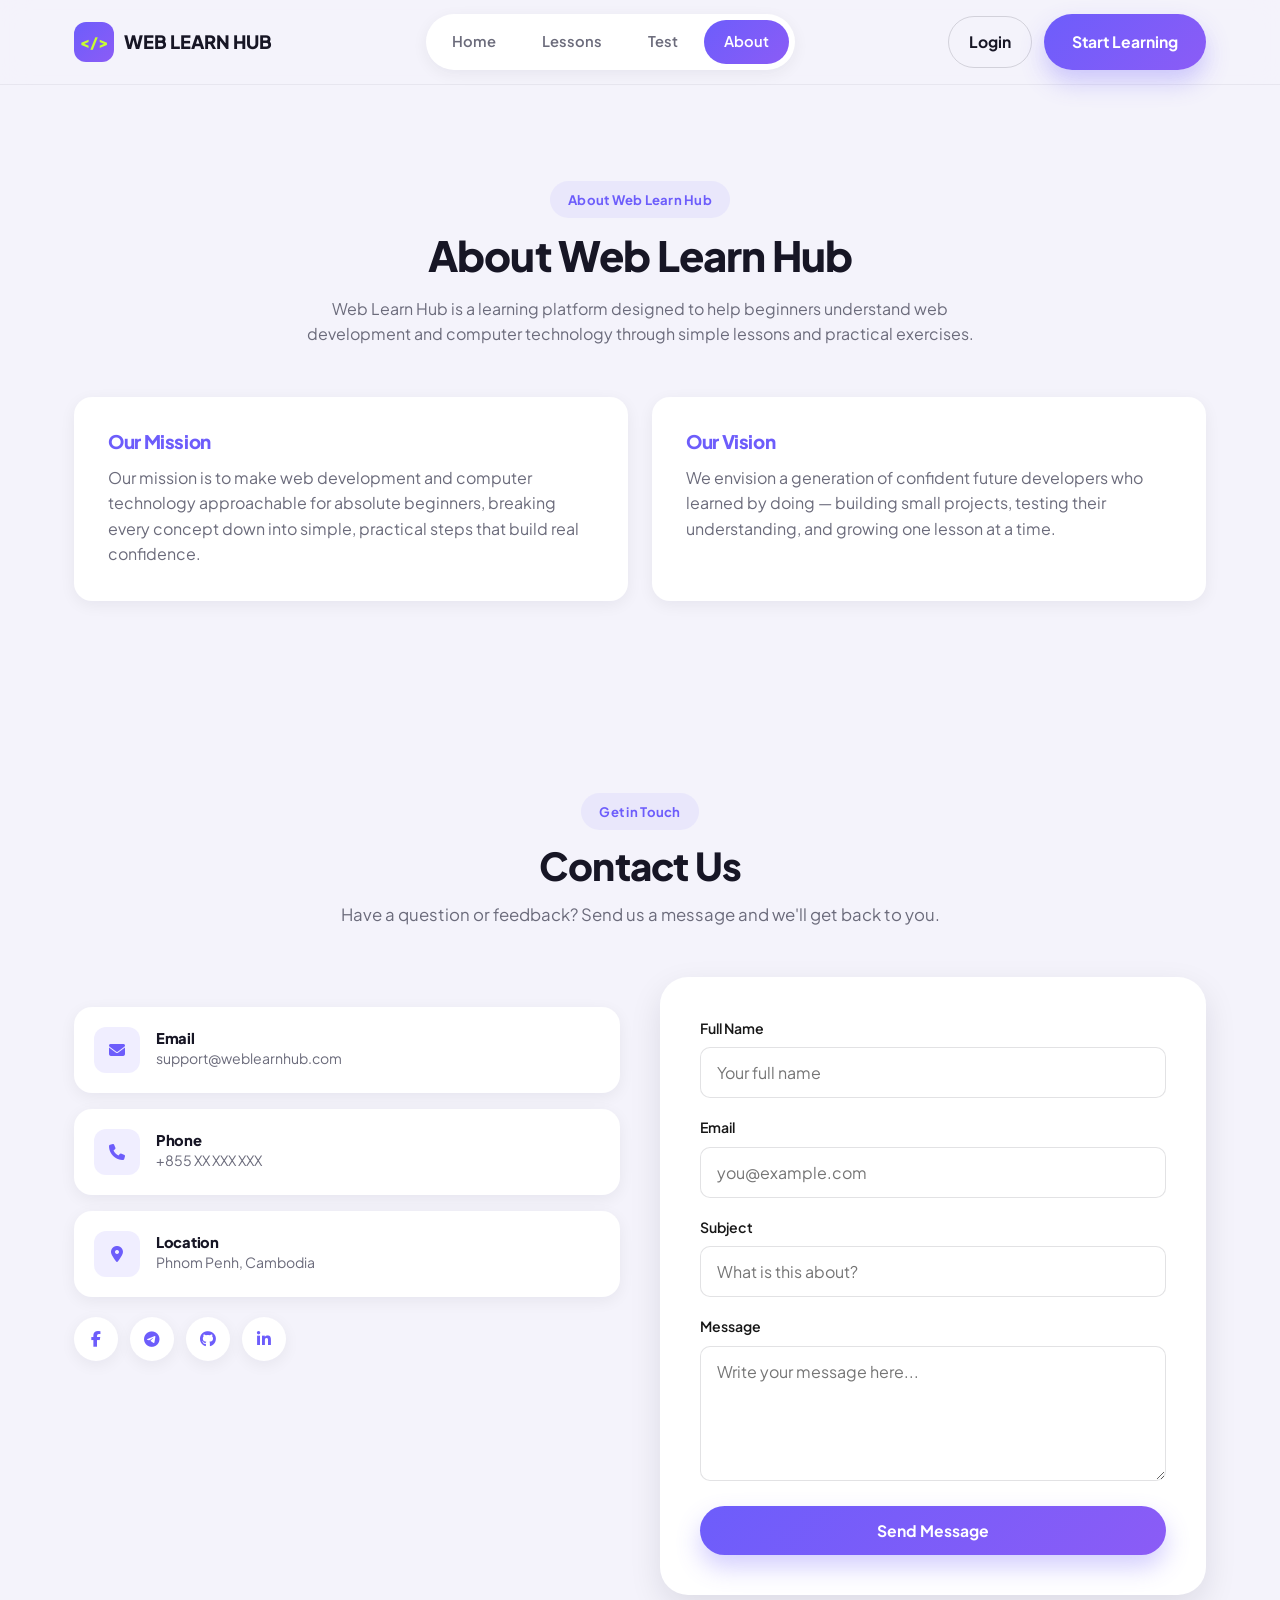
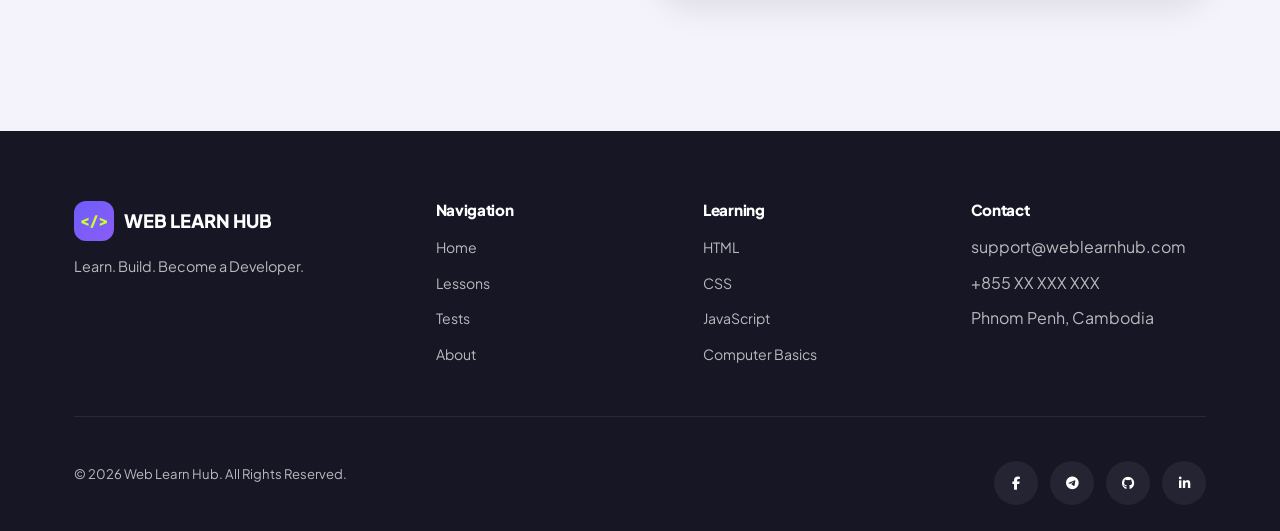
<file: about.html>
<!DOCTYPE html>
<html lang="en">
<head>
<meta charset="UTF-8">
<meta name="viewport" content="width=device-width, initial-scale=1.0">
<title>About &amp; Contact — Web Learn Hub</title>
<meta name="description" content="Learn about Web Learn Hub's mission and get in touch with our team.">
<link rel="preconnect" href="https://fonts.googleapis.com">
<link href="https://fonts.googleapis.com/css2?family=Plus+Jakarta+Sans:wght@400;500;600;700;800&display=swap" rel="stylesheet">
<link rel="stylesheet" href="https://cdnjs.cloudflare.com/ajax/libs/font-awesome/6.5.1/css/all.min.css">
<link rel="stylesheet" href="css/style.css">
</head>
<body>

<header class="navbar">
  <div class="container">
    <a href="index.html" class="logo">
      <span class="logo-mark">&lt;/&gt;</span>
      WEB LEARN HUB
    </a>
    <nav class="nav-links" aria-label="Primary">
      <a href="index.html">Home</a>
      <a href="lessons.html">Lessons</a>
      <a href="test.html">Test</a>
      <a href="about.html">About</a>
    </nav>
    <div class="nav-actions">
      <a href="login.html" class="btn btn-outline">Login</a>
      <a href="lessons.html" class="btn btn-primary">Start Learning</a>
    </div>
    <button class="menu-toggle" aria-label="Toggle menu" aria-expanded="false">
      <span></span><span></span><span></span>
    </button>
  </div>
  <div class="mobile-panel" id="mobile-panel">
    <a href="index.html">Home</a>
    <a href="lessons.html">Lessons</a>
    <a href="test.html">Test</a>
    <a href="about.html">About</a>
    <div class="mobile-actions">
      <a href="login.html" class="btn btn-outline btn-block">Login</a>
      <a href="lessons.html" class="btn btn-primary btn-block">Start Learning</a>
    </div>
  </div>
</header>

<main>

  <!-- ABOUT -->
  <section>
    <div class="container">
      <div class="about-hero reveal">
        <span class="eyebrow-badge">About Web Learn Hub</span>
        <h1 style="margin-top:14px;font-size:clamp(1.9rem,3.4vw,2.6rem);">About Web Learn Hub</h1>
        <p style="color:var(--muted);margin-top:16px;">Web Learn Hub is a learning platform designed to help beginners understand web development and computer technology through simple lessons and practical exercises.</p>
      </div>

      <div class="about-blocks">
        <div class="about-block reveal">
          <h3>Our Mission</h3>
          <p>Our mission is to make web development and computer technology approachable for absolute beginners, breaking every concept down into simple, practical steps that build real confidence.</p>
        </div>
        <div class="about-block reveal">
          <h3>Our Vision</h3>
          <p>We envision a generation of confident future developers who learned by doing — building small projects, testing their understanding, and growing one lesson at a time.</p>
        </div>
      </div>
    </div>
  </section>

  <!-- CONTACT -->
  <section id="contact">
    <div class="container">
      <div class="section-head center reveal">
        <span class="eyebrow-badge">Get in Touch</span>
        <h2>Contact Us</h2>
        <p>Have a question or feedback? Send us a message and we'll get back to you.</p>
      </div>

      <div class="contact-grid">
        <div class="reveal">
          <div class="contact-cards">
            <div class="contact-card">
              <div class="icon-box"><i class="fa-solid fa-envelope"></i></div>
              <div><h4>Email</h4><p>support@weblearnhub.com</p></div>
            </div>
            <div class="contact-card">
              <div class="icon-box"><i class="fa-solid fa-phone"></i></div>
              <div><h4>Phone</h4><p>+855 XX XXX XXX</p></div>
            </div>
            <div class="contact-card">
              <div class="icon-box"><i class="fa-solid fa-location-dot"></i></div>
              <div><h4>Location</h4><p>Phnom Penh, Cambodia</p></div>
            </div>
          </div>
          <div class="social-row">
            <a href="#" class="social-icon" aria-label="Facebook"><i class="fa-brands fa-facebook-f"></i></a>
            <a href="#" class="social-icon" aria-label="Telegram"><i class="fa-brands fa-telegram"></i></a>
            <a href="#" class="social-icon" aria-label="GitHub"><i class="fa-brands fa-github"></i></a>
            <a href="#" class="social-icon" aria-label="LinkedIn"><i class="fa-brands fa-linkedin-in"></i></a>
          </div>
        </div>

        <div class="contact-form-card reveal">
          <form id="contact-form" novalidate>
            <div class="form-group">
              <label for="contact-name">Full Name</label>
              <input type="text" id="contact-name" placeholder="Your full name" required>
              <span class="field-error">Please enter your full name.</span>
            </div>
            <div class="form-group">
              <label for="contact-email">Email</label>
              <input type="email" id="contact-email" placeholder="you@example.com" required>
              <span class="field-error">Please enter a valid email address.</span>
            </div>
            <div class="form-group">
              <label for="contact-subject">Subject</label>
              <input type="text" id="contact-subject" placeholder="What is this about?" required>
              <span class="field-error">Please enter a subject.</span>
            </div>
            <div class="form-group">
              <label for="contact-message">Message</label>
              <textarea id="contact-message" rows="5" placeholder="Write your message here..." required></textarea>
              <span class="field-error">Message should be at least 10 characters.</span>
            </div>
            <button type="submit" class="btn btn-primary btn-block">Send Message</button>
            <div class="form-msg" id="contact-msg"></div>
          </form>
        </div>
      </div>
    </div>
  </section>

</main>

<footer class="site-footer">
  <div class="container">
    <div class="footer-grid">
      <div class="footer-brand">
        <a href="index.html" class="logo"><span class="logo-mark">&lt;/&gt;</span>WEB LEARN HUB</a>
        <p>Learn. Build. Become a Developer.</p>
      </div>
      <div class="footer-col">
        <h4>Navigation</h4>
        <ul>
          <li><a href="index.html">Home</a></li>
          <li><a href="lessons.html">Lessons</a></li>
          <li><a href="test.html">Tests</a></li>
          <li><a href="about.html">About</a></li>
        </ul>
      </div>
      <div class="footer-col">
        <h4>Learning</h4>
        <ul>
          <li><a href="lessons.html">HTML</a></li>
          <li><a href="lessons.html">CSS</a></li>
          <li><a href="lessons.html">JavaScript</a></li>
          <li><a href="lessons.html">Computer Basics</a></li>
        </ul>
      </div>
      <div class="footer-col">
        <h4>Contact</h4>
        <ul>
          <li>support@weblearnhub.com</li>
          <li>+855 XX XXX XXX</li>
          <li>Phnom Penh, Cambodia</li>
        </ul>
      </div>
    </div>
    <div class="footer-bottom">
      <span>&copy; 2026 Web Learn Hub. All Rights Reserved.</span>
      <div class="social-row">
        <a href="#" class="social-icon" aria-label="Facebook"><i class="fa-brands fa-facebook-f"></i></a>
        <a href="#" class="social-icon" aria-label="Telegram"><i class="fa-brands fa-telegram"></i></a>
        <a href="#" class="social-icon" aria-label="GitHub"><i class="fa-brands fa-github"></i></a>
        <a href="#" class="social-icon" aria-label="LinkedIn"><i class="fa-brands fa-linkedin-in"></i></a>
      </div>
    </div>
  </div>
</footer>

<button class="back-to-top" aria-label="Back to top"><i class="fa-solid fa-arrow-up"></i></button>

<script src="js/script.js"></script>
</body>
</html>
</file>
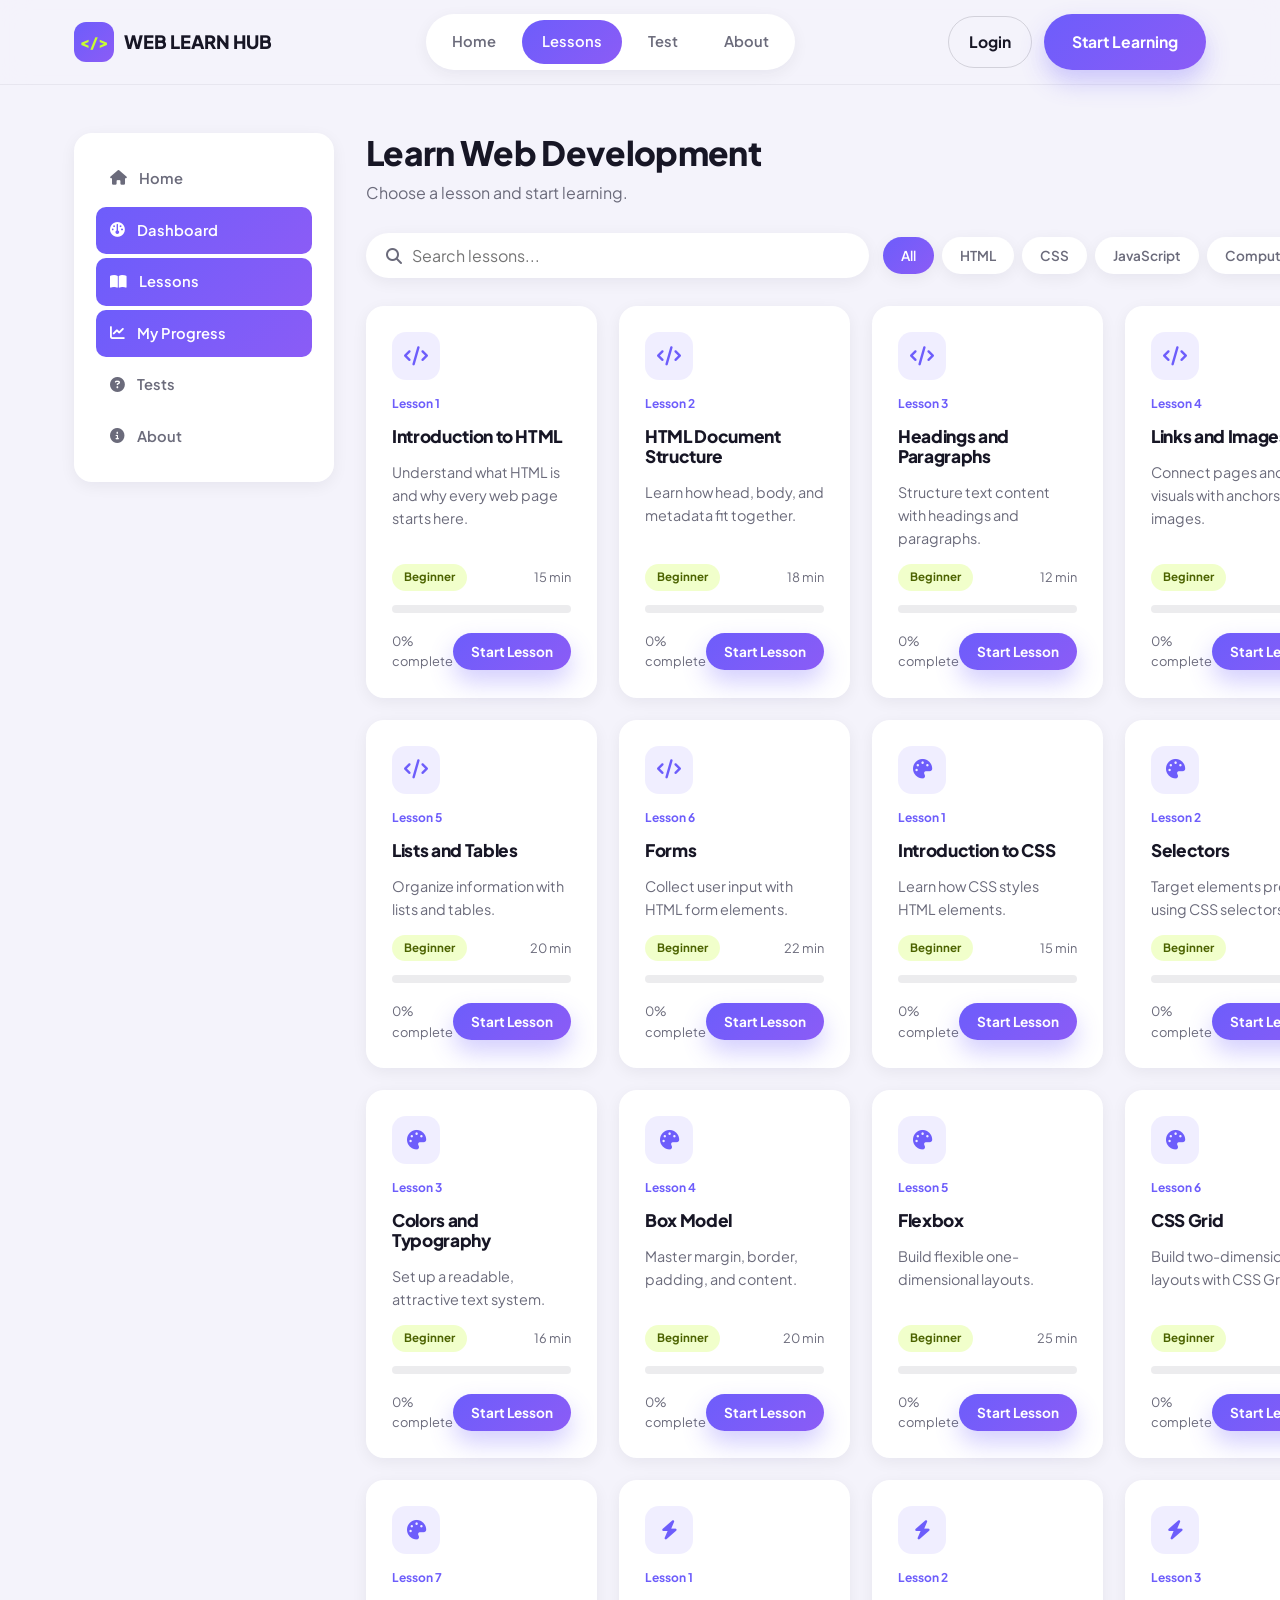
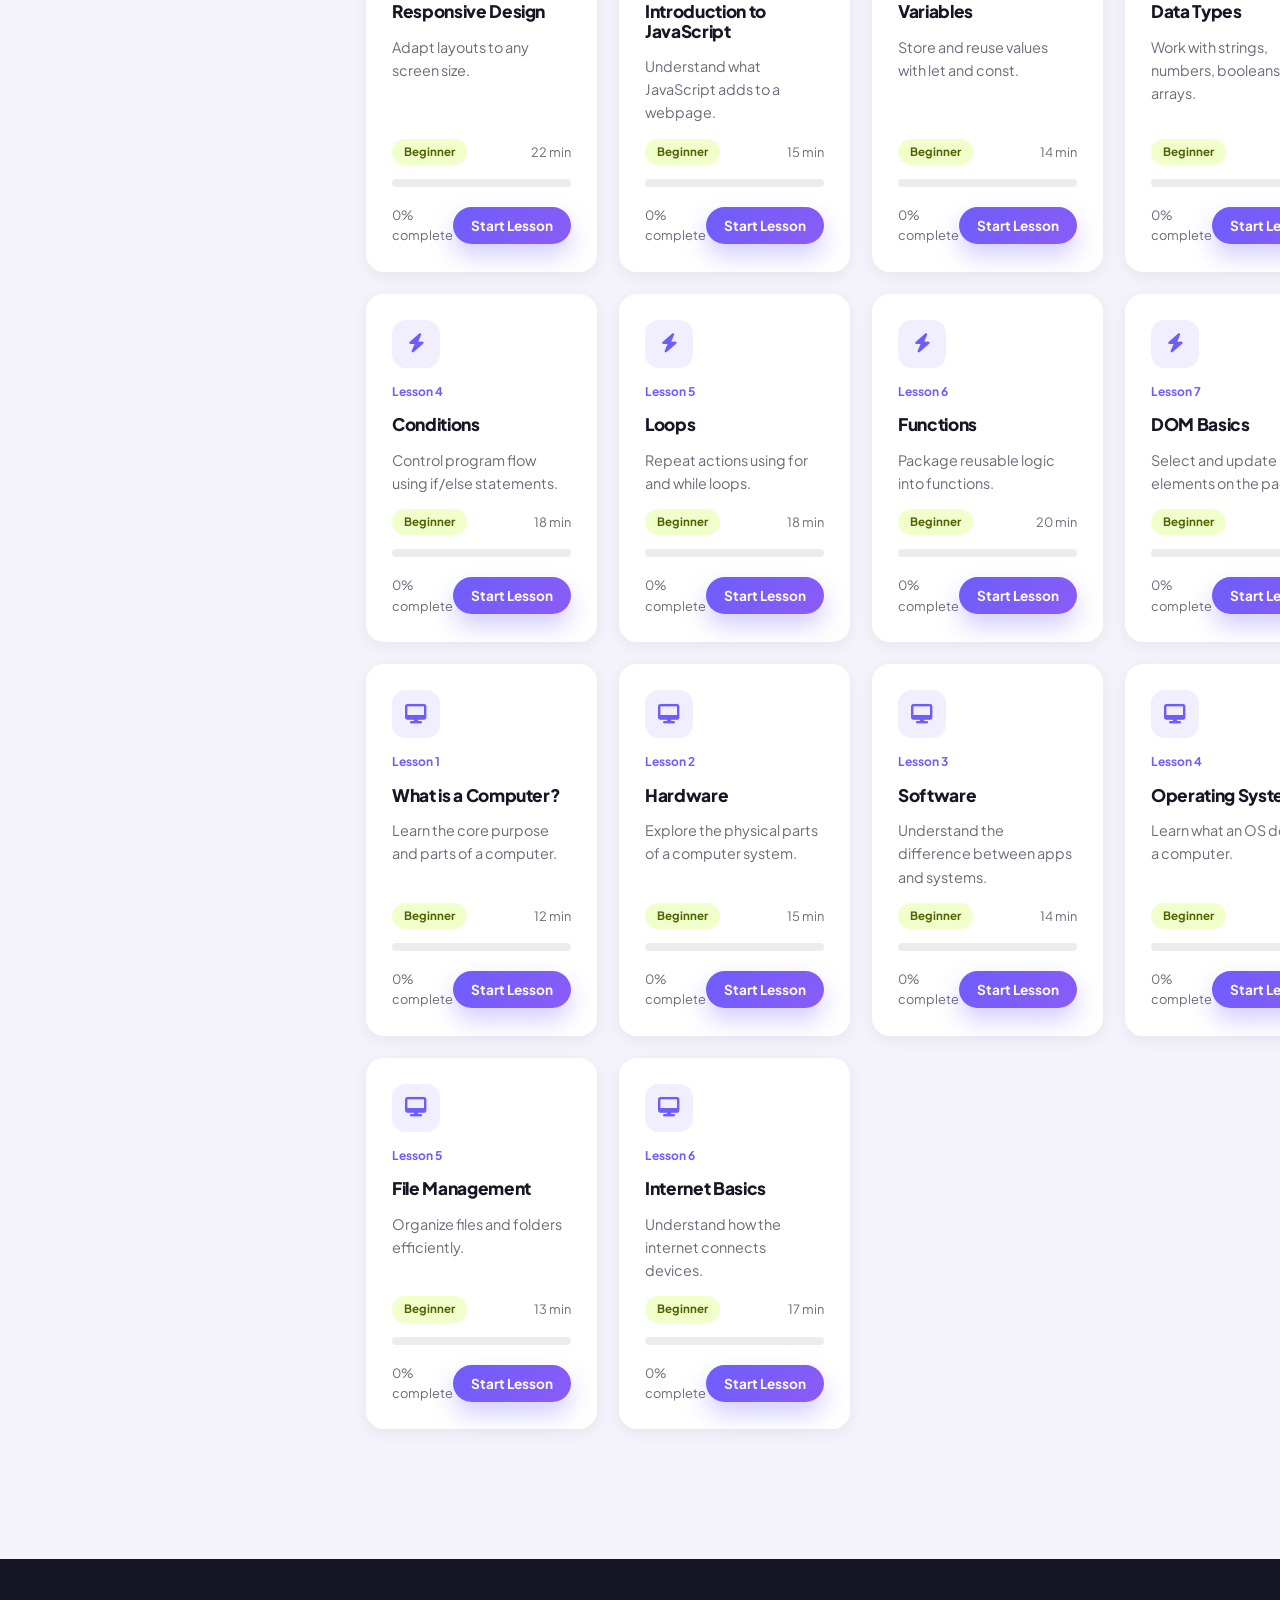
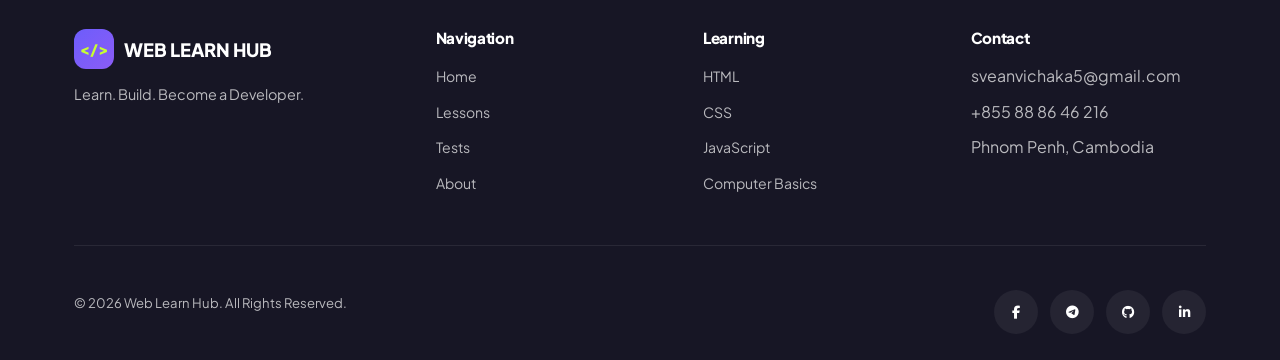
<file: lessons.html>
<!DOCTYPE html>
<html lang="en">
<head>
<meta charset="UTF-8">
<meta name="viewport" content="width=device-width, initial-scale=1.0">
<title>Lessons — Web Learn Hub</title>
<meta name="description" content="Browse HTML, CSS, JavaScript, and Computer Basics lessons on Web Learn Hub.">
<link rel="preconnect" href="https://fonts.googleapis.com">
<link href="https://fonts.googleapis.com/css2?family=Plus+Jakarta+Sans:wght@400;500;600;700;800&display=swap" rel="stylesheet">
<link rel="stylesheet" href="https://cdnjs.cloudflare.com/ajax/libs/font-awesome/6.5.1/css/all.min.css">
<link rel="stylesheet" href="css/style.css">
</head>
<body>

<header class="navbar">
  <div class="container">
    <a href="index.html" class="logo">
      <span class="logo-mark">&lt;/&gt;</span>
      WEB LEARN HUB
    </a>
    <nav class="nav-links" aria-label="Primary">
      <a href="index.html">Home</a>
      <a href="lessons.html">Lessons</a>
      <a href="test.html">Test</a>
      <a href="about.html">About</a>
    </nav>
    <div class="nav-actions">
      <a href="login.html" class="btn btn-outline">Login</a>
      <a href="lessons.html" class="btn btn-primary">Start Learning</a>
    </div>
    <button class="menu-toggle" aria-label="Toggle menu" aria-expanded="false">
      <span></span><span></span><span></span>
    </button>
  </div>
  <div class="mobile-panel" id="mobile-panel">
    <a href="index.html">Home</a>
    <a href="lessons.html">Lessons</a>
    <a href="test.html">Test</a>
    <a href="about.html">About</a>
    <div class="mobile-actions">
      <a href="login.html" class="btn btn-outline btn-block">Login</a>
      <a href="lessons.html" class="btn btn-primary btn-block">Start Learning</a>
    </div>
  </div>
</header>

<main>
  <div class="container">
    <div class="dashboard">

      <aside class="sidebar">
        <nav class="sidebar-nav" aria-label="Dashboard">
          <a href="index.html"><i class="fa-solid fa-house"></i> Home</a>
          <a href="lessons.html" class="active"><i class="fa-solid fa-gauge"></i> Dashboard</a>
          <a href="lessons.html"><i class="fa-solid fa-book-open"></i> Lessons</a>
          <a href="lessons.html"><i class="fa-solid fa-chart-line"></i> My Progress</a>
          <a href="test.html"><i class="fa-solid fa-circle-question"></i> Tests</a>
          <a href="about.html"><i class="fa-solid fa-circle-info"></i> About</a>
        </nav>
      </aside>

      <div class="dashboard-main">
        <h1>Learn Web Development</h1>
        <p class="subtitle">Choose a lesson and start learning.</p>

        <div class="toolbar">
          <div class="search-box">
            <i class="fa-solid fa-magnifying-glass" style="color:var(--muted);"></i>
            <input type="text" id="lesson-search" placeholder="Search lessons..." aria-label="Search lessons">
          </div>
          <div class="filter-pills">
            <button class="filter-pill active" data-category="all">All</button>
            <button class="filter-pill" data-category="html">HTML</button>
            <button class="filter-pill" data-category="css">CSS</button>
            <button class="filter-pill" data-category="javascript">JavaScript</button>
            <button class="filter-pill" data-category="computer">Computer Basics</button>
          </div>
        </div>

        <div class="lesson-grid" id="lesson-grid-dynamic"></div>
        <p class="no-results" id="no-results">No lessons match your search. Try a different keyword or category.</p>
      </div>

    </div>
  </div>
</main>

<footer class="site-footer">
  <div class="container">
    <div class="footer-grid">
      <div class="footer-brand">
        <a href="index.html" class="logo"><span class="logo-mark">&lt;/&gt;</span>WEB LEARN HUB</a>
        <p>Learn. Build. Become a Developer.</p>
      </div>
      <div class="footer-col">
        <h4>Navigation</h4>
        <ul>
          <li><a href="index.html">Home</a></li>
          <li><a href="lessons.html">Lessons</a></li>
          <li><a href="test.html">Tests</a></li>
          <li><a href="about.html">About</a></li>
        </ul>
      </div>
      <div class="footer-col">
        <h4>Learning</h4>
        <ul>
          <li><a href="lessons.html">HTML</a></li>
          <li><a href="lessons.html">CSS</a></li>
          <li><a href="lessons.html">JavaScript</a></li>
          <li><a href="lessons.html">Computer Basics</a></li>
        </ul>
      </div>
      <div class="footer-col">
        <h4>Contact</h4>
        <ul>
          <li>sveanvichaka5@gmail.com</li>
          <li>+855 88 86 46 216</li>
          <li>Phnom Penh, Cambodia</li>
        </ul>
      </div>
    </div>
    <div class="footer-bottom">
      <span>&copy; 2026 Web Learn Hub. All Rights Reserved.</span>
      <div class="social-row">
        <a href="#" class="social-icon" aria-label="Facebook"><i class="fa-brands fa-facebook-f"></i></a>
        <a href="#" class="social-icon" aria-label="Telegram"><i class="fa-brands fa-telegram"></i></a>
        <a href="#" class="social-icon" aria-label="GitHub"><i class="fa-brands fa-github"></i></a>
        <a href="#" class="social-icon" aria-label="LinkedIn"><i class="fa-brands fa-linkedin-in"></i></a>
      </div>
    </div>
  </div>
</footer>

<div class="modal-overlay" id="lesson-modal"></div>
<button class="back-to-top" aria-label="Back to top"><i class="fa-solid fa-arrow-up"></i></button>

<script src="js/script.js"></script>
</body>
</html>
</file>
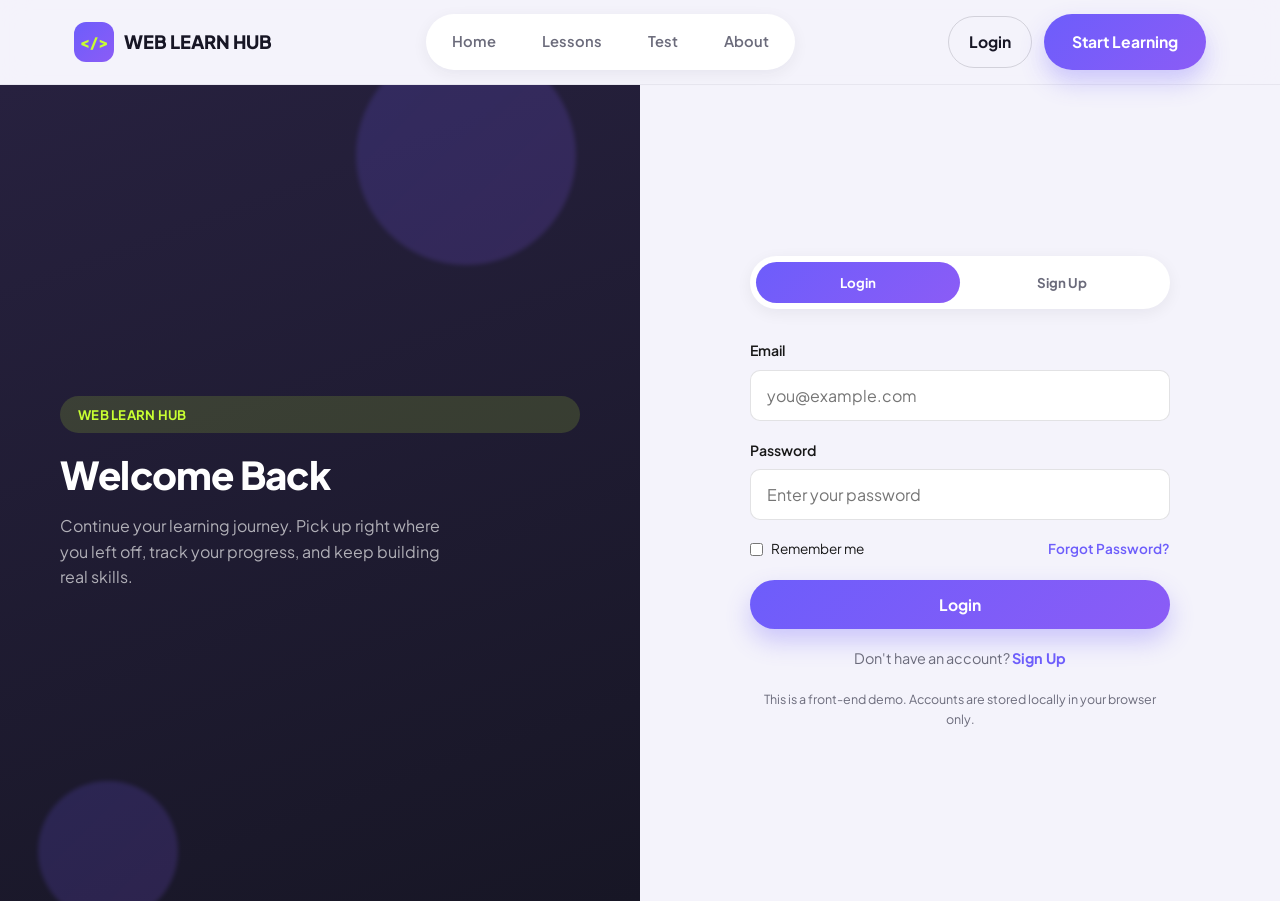
<file: login.html>
<!DOCTYPE html>
<html lang="en">
<head>
<meta charset="UTF-8">
<meta name="viewport" content="width=device-width, initial-scale=1.0">
<title>Login / Sign Up — Web Learn Hub</title>
<meta name="description" content="Log in or create your free Web Learn Hub account to continue learning.">
<link rel="preconnect" href="https://fonts.googleapis.com">
<link href="https://fonts.googleapis.com/css2?family=Plus+Jakarta+Sans:wght@400;500;600;700;800&display=swap" rel="stylesheet">
<link rel="stylesheet" href="https://cdnjs.cloudflare.com/ajax/libs/font-awesome/6.5.1/css/all.min.css">
<link rel="stylesheet" href="css/style.css">
</head>
<body>

<header class="navbar">
  <div class="container">
    <a href="index.html" class="logo">
      <span class="logo-mark">&lt;/&gt;</span>
      WEB LEARN HUB
    </a>
    <nav class="nav-links" aria-label="Primary">
      <a href="index.html">Home</a>
      <a href="lessons.html">Lessons</a>
      <a href="test.html">Test</a>
      <a href="about.html">About</a>
    </nav>
    <div class="nav-actions">
      <a href="login.html" class="btn btn-outline">Login</a>
      <a href="lessons.html" class="btn btn-primary">Start Learning</a>
    </div>
    <button class="menu-toggle" aria-label="Toggle menu" aria-expanded="false">
      <span></span><span></span><span></span>
    </button>
  </div>
  <div class="mobile-panel" id="mobile-panel">
    <a href="index.html">Home</a>
    <a href="lessons.html">Lessons</a>
    <a href="test.html">Test</a>
    <a href="about.html">About</a>
    <div class="mobile-actions">
      <a href="login.html" class="btn btn-outline btn-block">Login</a>
      <a href="lessons.html" class="btn btn-primary btn-block">Start Learning</a>
    </div>
  </div>
</header>

<main class="auth-page">

  <div class="auth-visual">
    <div class="deco-circle c1"></div>
    <div class="deco-circle c2"></div>
    <span class="eyebrow-badge" style="background:rgba(200,255,50,0.15);color:var(--accent);">WEB LEARN HUB</span>
    <h2>Welcome Back</h2>
    <p>Continue your learning journey. Pick up right where you left off, track your progress, and keep building real skills.</p>
  </div>

  <div class="auth-form-wrap">
    <div class="auth-card">

      <div class="auth-tabs">
        <button class="active" data-target="login-form">Login</button>
        <button data-target="signup-form">Sign Up</button>
      </div>

      <!-- LOGIN FORM -->
      <form class="auth-form active" id="login-form" novalidate>
        <div class="form-group">
          <label for="login-email">Email</label>
          <input type="email" id="login-email" placeholder="you@example.com" required>
          <span class="field-error">Please enter a valid email address.</span>
        </div>
        <div class="form-group">
          <label for="login-password">Password</label>
          <input type="password" id="login-password" placeholder="Enter your password" required>
          <span class="field-error">Please enter your password.</span>
        </div>
        <div class="form-row">
          <label class="checkbox-row"><input type="checkbox" id="remember-me"> Remember me</label>
          <a href="#" style="color:var(--primary);font-weight:600;">Forgot Password?</a>
        </div>
        <button type="submit" class="btn btn-primary btn-block">Login</button>
        <div class="form-msg" id="login-msg"></div>
        <p class="auth-switch">Don't have an account? <a href="#" data-switch-tab="signup-form">Sign Up</a></p>
      </form>

      <!-- SIGN UP FORM -->
      <form class="auth-form" id="signup-form" novalidate>
        <div class="form-group">
          <label for="signup-name">Full Name</label>
          <input type="text" id="signup-name" placeholder="Your full name" required>
          <span class="field-error">Please enter your full name.</span>
        </div>
        <div class="form-group">
          <label for="signup-email">Email</label>
          <input type="email" id="signup-email" placeholder="you@example.com" required>
          <span class="field-error">Please enter a valid email address.</span>
        </div>
        <div class="form-group">
          <label for="signup-password">Password</label>
          <input type="password" id="signup-password" placeholder="At least 6 characters" required>
          <span class="field-error">Password must be at least 6 characters.</span>
        </div>
        <div class="form-group">
          <label for="signup-confirm">Confirm Password</label>
          <input type="password" id="signup-confirm" placeholder="Re-enter your password" required>
          <span class="field-error">Passwords do not match.</span>
        </div>
        <div class="form-row">
          <label class="checkbox-row"><input type="checkbox" id="signup-terms"> I agree to the Terms &amp; Conditions</label>
        </div>
        <button type="submit" class="btn btn-primary btn-block">Create Account</button>
        <div class="form-msg" id="signup-msg"></div>
        <p class="auth-switch">Already have an account? <a href="#" data-switch-tab="login-form">Login</a></p>
      </form>

      <p style="font-size:0.78rem;color:var(--muted);text-align:center;margin-top:20px;">
        This is a front-end demo. Accounts are stored locally in your browser only.
      </p>
    </div>
  </div>

</main>

<script src="js/script.js"></script>
</body>
</html>
</file>
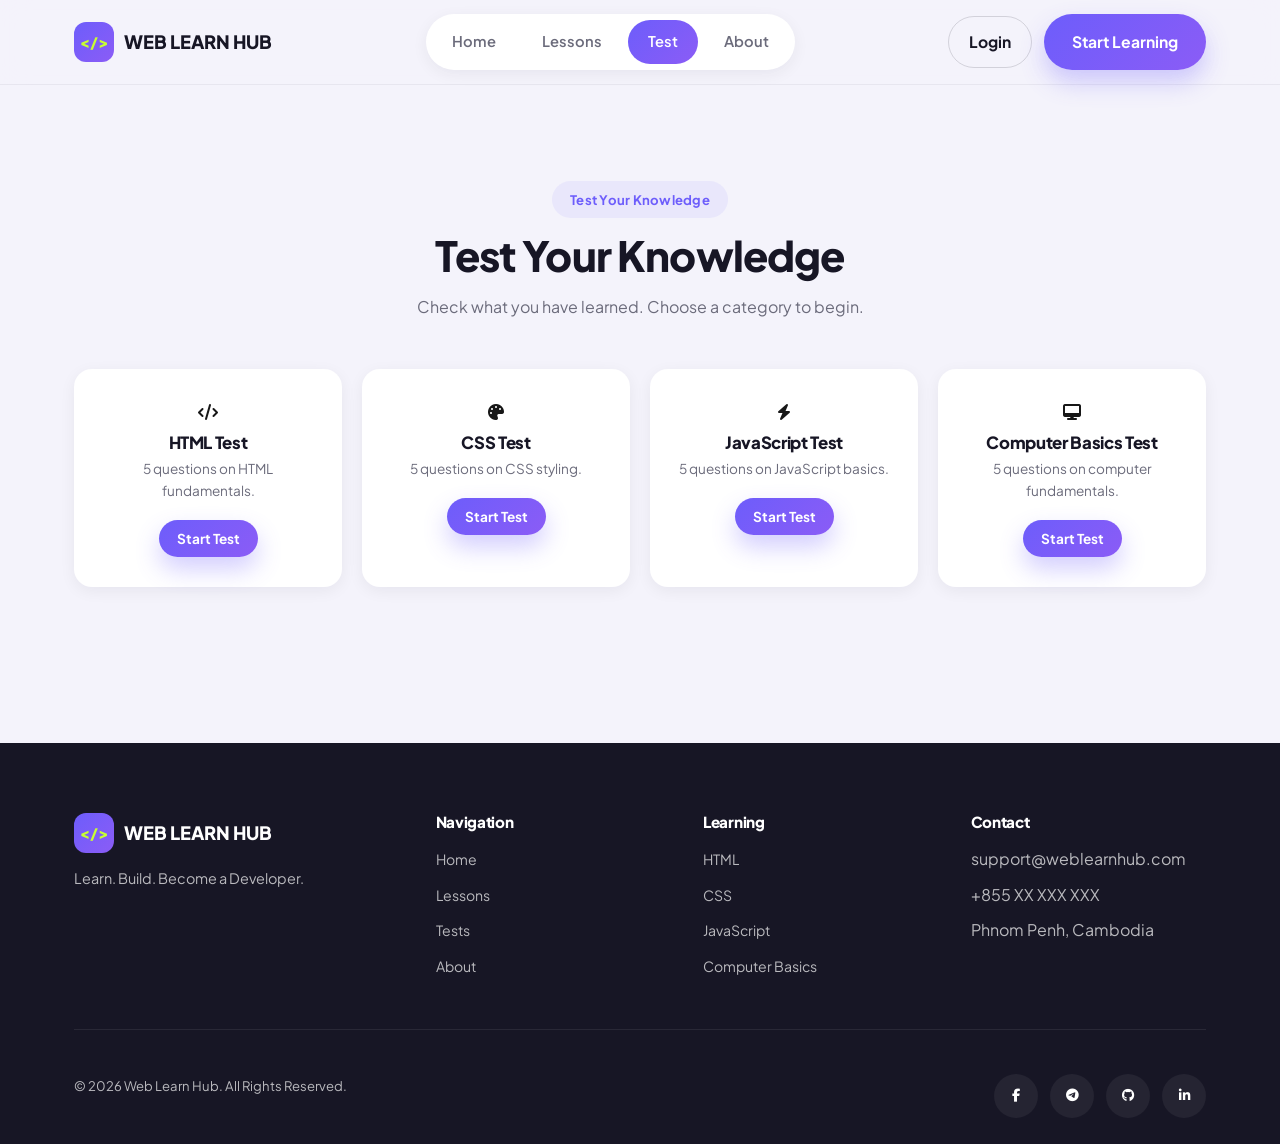
<file: test.html>
<!DOCTYPE html>
<html lang="en">
<head>
<meta charset="UTF-8">
<meta name="viewport" content="width=device-width, initial-scale=1.0">
<title>Test Your Knowledge — Web Learn Hub</title>
<meta name="description" content="Take an interactive quiz to test your HTML, CSS, JavaScript, and Computer Basics knowledge.">
<link rel="preconnect" href="https://fonts.googleapis.com">
<link href="https://fonts.googleapis.com/css2?family=Plus+Jakarta+Sans:wght@400;500;600;700;800&display=swap" rel="stylesheet">
<link rel="stylesheet" href="https://cdnjs.cloudflare.com/ajax/libs/font-awesome/6.5.1/css/all.min.css">
<link rel="stylesheet" href="css/style.css">
</head>
<body>

<header class="navbar">
  <div class="container">
    <a href="index.html" class="logo">
      <span class="logo-mark">&lt;/&gt;</span>
      WEB LEARN HUB
    </a>
    <nav class="nav-links" aria-label="Primary">
      <a href="index.html">Home</a>
      <a href="lessons.html">Lessons</a>
      <a href="test.html">Test</a>
      <a href="about.html">About</a>
    </nav>
    <div class="nav-actions">
      <a href="login.html" class="btn btn-outline">Login</a>
      <a href="lessons.html" class="btn btn-primary">Start Learning</a>
    </div>
    <button class="menu-toggle" aria-label="Toggle menu" aria-expanded="false">
      <span></span><span></span><span></span>
    </button>
  </div>
  <div class="mobile-panel" id="mobile-panel">
    <a href="index.html">Home</a>
    <a href="lessons.html">Lessons</a>
    <a href="test.html">Test</a>
    <a href="about.html">About</a>
    <div class="mobile-actions">
      <a href="login.html" class="btn btn-outline btn-block">Login</a>
      <a href="lessons.html" class="btn btn-primary btn-block">Start Learning</a>
    </div>
  </div>
</header>

<main>
  <section>
    <div class="container">
      <div class="quiz-intro">
        <span class="eyebrow-badge">Test Your Knowledge</span>
        <h1 style="margin-top:14px;font-size:clamp(1.9rem,3.4vw,2.6rem);">Test Your Knowledge</h1>
        <p style="color:var(--muted);margin-top:14px;">Check what you have learned. Choose a category to begin.</p>
      </div>

      <div class="category-grid" id="quiz-categories">
        <div class="category-card">
          <div class="lesson-icon" style="margin-bottom:8px;"><i class="fa-solid fa-code"></i></div>
          <h3>HTML Test</h3>
          <p>5 questions on HTML fundamentals.</p>
          <button class="btn btn-primary btn-sm" data-quiz-category="html">Start Test</button>
        </div>
        <div class="category-card">
          <div class="lesson-icon" style="margin-bottom:8px;"><i class="fa-solid fa-palette"></i></div>
          <h3>CSS Test</h3>
          <p>5 questions on CSS styling.</p>
          <button class="btn btn-primary btn-sm" data-quiz-category="css">Start Test</button>
        </div>
        <div class="category-card">
          <div class="lesson-icon" style="margin-bottom:8px;"><i class="fa-solid fa-bolt"></i></div>
          <h3>JavaScript Test</h3>
          <p>5 questions on JavaScript basics.</p>
          <button class="btn btn-primary btn-sm" data-quiz-category="javascript">Start Test</button>
        </div>
        <div class="category-card">
          <div class="lesson-icon" style="margin-bottom:8px;"><i class="fa-solid fa-desktop"></i></div>
          <h3>Computer Basics Test</h3>
          <p>5 questions on computer fundamentals.</p>
          <button class="btn btn-primary btn-sm" data-quiz-category="computer">Start Test</button>
        </div>
      </div>

      <div class="quiz-panel" id="quiz-panel"></div>
      <div class="result-card" id="result-card"></div>
    </div>
  </section>
</main>

<footer class="site-footer">
  <div class="container">
    <div class="footer-grid">
      <div class="footer-brand">
        <a href="index.html" class="logo"><span class="logo-mark">&lt;/&gt;</span>WEB LEARN HUB</a>
        <p>Learn. Build. Become a Developer.</p>
      </div>
      <div class="footer-col">
        <h4>Navigation</h4>
        <ul>
          <li><a href="index.html">Home</a></li>
          <li><a href="lessons.html">Lessons</a></li>
          <li><a href="test.html">Tests</a></li>
          <li><a href="about.html">About</a></li>
        </ul>
      </div>
      <div class="footer-col">
        <h4>Learning</h4>
        <ul>
          <li><a href="lessons.html">HTML</a></li>
          <li><a href="lessons.html">CSS</a></li>
          <li><a href="lessons.html">JavaScript</a></li>
          <li><a href="lessons.html">Computer Basics</a></li>
        </ul>
      </div>
      <div class="footer-col">
        <h4>Contact</h4>
        <ul>
          <li>support@weblearnhub.com</li>
          <li>+855 XX XXX XXX</li>
          <li>Phnom Penh, Cambodia</li>
        </ul>
      </div>
    </div>
    <div class="footer-bottom">
      <span>&copy; 2026 Web Learn Hub. All Rights Reserved.</span>
      <div class="social-row">
        <a href="#" class="social-icon" aria-label="Facebook"><i class="fa-brands fa-facebook-f"></i></a>
        <a href="#" class="social-icon" aria-label="Telegram"><i class="fa-brands fa-telegram"></i></a>
        <a href="#" class="social-icon" aria-label="GitHub"><i class="fa-brands fa-github"></i></a>
        <a href="#" class="social-icon" aria-label="LinkedIn"><i class="fa-brands fa-linkedin-in"></i></a>
      </div>
    </div>
  </div>
</footer>

<button class="back-to-top" aria-label="Back to top"><i class="fa-solid fa-arrow-up"></i></button>

<script src="js/script.js"></script>
</body>
</html>
</file>
<file: css/style.css>
/* =========================
   GLOBAL
========================= */
:root {
  --primary: #6D5DFB;
  --secondary: #8B5CF6;
  --accent: #C8FF32;
  --dark: #171625;
  --dark-purple: #27213F;
  --background: #F4F3FB;
  --white: #FFFFFF;
  --text: #171717;
  --muted: #6B6B7B;

  --gradient-primary: linear-gradient(135deg, #6D5DFB, #8B5CF6);
  --gradient-dark: linear-gradient(160deg, #27213F, #171625);

  --radius-sm: 10px;
  --radius-md: 18px;
  --radius-lg: 28px;
  --radius-full: 999px;

  --shadow-sm: 0 4px 16px rgba(23, 22, 37, 0.06);
  --shadow-md: 0 12px 32px rgba(23, 22, 37, 0.10);
  --shadow-lg: 0 24px 60px rgba(23, 22, 37, 0.16);

  --container: 1180px;
  --transition: 0.25s ease;
}

* { margin: 0; padding: 0; box-sizing: border-box; }

html { scroll-behavior: smooth; }

body {
  font-family: "Plus Jakarta Sans", "Segoe UI", sans-serif;
  background: var(--background);
  color: var(--text);
  overflow-x: hidden;
  line-height: 1.6;
}

img { max-width: 100%; display: block; }

a { text-decoration: none; color: inherit; }

ul { list-style: none; }

button { font-family: inherit; cursor: pointer; border: none; background: none; }

input, textarea, select { font-family: inherit; font-size: 1rem; }

h1, h2, h3, h4 {
  font-weight: 800;
  line-height: 1.15;
  letter-spacing: -0.02em;
  color: var(--dark);
}

.container {
  width: 100%;
  max-width: var(--container);
  margin: 0 auto;
  padding: 0 24px;
}

section { padding: 96px 0; }

.eyebrow-badge {
  display: inline-flex;
  align-items: center;
  gap: 8px;
  padding: 8px 18px;
  border-radius: var(--radius-full);
  background: rgba(109, 93, 251, 0.08);
  color: var(--primary);
  font-weight: 700;
  font-size: 0.82rem;
  letter-spacing: 0.02em;
}

.section-head {
  max-width: 620px;
  margin-bottom: 48px;
}

.section-head.center { margin-left: auto; margin-right: auto; text-align: center; }

.section-head h2 {
  font-size: clamp(1.9rem, 3vw, 2.6rem);
  margin-top: 14px;
}

.section-head p {
  color: var(--muted);
  margin-top: 14px;
  font-size: 1.05rem;
}

/* Buttons */
.btn {
  display: inline-flex;
  align-items: center;
  justify-content: center;
  gap: 10px;
  padding: 15px 28px;
  border-radius: var(--radius-full);
  font-weight: 700;
  font-size: 0.98rem;
  transition: transform var(--transition), box-shadow var(--transition), background var(--transition), color var(--transition);
  white-space: nowrap;
}

.btn-primary {
  background: var(--gradient-primary);
  color: var(--white);
  box-shadow: 0 12px 24px rgba(109, 93, 251, 0.3);
}
.btn-primary:hover { transform: translateY(-3px); box-shadow: 0 16px 30px rgba(109, 93, 251, 0.4); }

.btn-accent {
  background: var(--accent);
  color: var(--dark);
  box-shadow: 0 12px 24px rgba(200, 255, 50, 0.35);
}
.btn-accent:hover { transform: translateY(-3px); box-shadow: 0 16px 30px rgba(200, 255, 50, 0.45); }

.btn-outline {
  background: transparent;
  color: var(--dark);
  border: 1.5px solid rgba(23, 22, 37, 0.15);
}
.btn-outline:hover { border-color: var(--primary); color: var(--primary); }

.btn-outline-light {
  background: transparent;
  color: var(--white);
  border: 1.5px solid rgba(255, 255, 255, 0.3);
}
.btn-outline-light:hover { border-color: var(--accent); color: var(--accent); }

.btn-block { width: 100%; }
.btn-sm { padding: 10px 18px; font-size: 0.85rem; }

/* Focus states */
a:focus-visible, button:focus-visible, input:focus-visible, textarea:focus-visible, select:focus-visible {
  outline: 3px solid var(--primary);
  outline-offset: 2px;
}

/* =========================
   NAVBAR
========================= */
.navbar {
  position: sticky;
  top: 0;
  z-index: 500;
  background: rgba(244, 243, 251, 0.85);
  backdrop-filter: blur(14px);
  border-bottom: 1px solid rgba(23, 22, 37, 0.06);
}

.navbar .container {
  display: flex;
  align-items: center;
  justify-content: space-between;
  height: 84px;
}

.logo {
  display: flex;
  align-items: center;
  gap: 10px;
  font-weight: 800;
  font-size: 1.15rem;
  color: var(--dark);
}

.logo-mark {
  width: 40px;
  height: 40px;
  border-radius: 12px;
  background: var(--gradient-primary);
  display: flex;
  align-items: center;
  justify-content: center;
  color: var(--accent);
  font-weight: 800;
  font-size: 0.95rem;
}

.nav-links {
  display: flex;
  align-items: center;
  gap: 6px;
  background: var(--white);
  padding: 6px;
  border-radius: var(--radius-full);
  box-shadow: var(--shadow-sm);
}

.nav-links a {
  padding: 10px 20px;
  border-radius: var(--radius-full);
  font-weight: 600;
  font-size: 0.92rem;
  color: var(--muted);
  transition: background var(--transition), color var(--transition);
}

.nav-links a:hover { color: var(--dark); }

.nav-links a.active {
  background: var(--gradient-primary);
  color: var(--white);
}

.nav-actions { display: flex; align-items: center; gap: 12px; }

.nav-actions .btn-outline { padding: 12px 20px; }

.menu-toggle {
  display: none;
  flex-direction: column;
  gap: 5px;
  width: 42px;
  height: 42px;
  align-items: center;
  justify-content: center;
  border-radius: var(--radius-sm);
  background: var(--white);
  box-shadow: var(--shadow-sm);
}

.menu-toggle span {
  width: 20px;
  height: 2px;
  background: var(--dark);
  border-radius: 2px;
  transition: transform var(--transition), opacity var(--transition);
}

.menu-toggle.open span:nth-child(1) { transform: translateY(7px) rotate(45deg); }
.menu-toggle.open span:nth-child(2) { opacity: 0; }
.menu-toggle.open span:nth-child(3) { transform: translateY(-7px) rotate(-45deg); }

.mobile-panel {
  display: none;
  flex-direction: column;
  gap: 6px;
  padding: 16px 24px 24px;
  background: var(--white);
  border-top: 1px solid rgba(23, 22, 37, 0.06);
}

.mobile-panel.open { display: flex; }

.mobile-panel a {
  padding: 14px 16px;
  border-radius: var(--radius-sm);
  font-weight: 600;
  color: var(--dark);
}

.mobile-panel a.active { background: rgba(109, 93, 251, 0.08); color: var(--primary); }

.mobile-panel .mobile-actions {
  display: flex;
  gap: 10px;
  margin-top: 10px;
}

/* =========================
   HERO
========================= */
.hero {
  padding: 72px 0 60px;
  overflow: hidden;
}

.hero .container {
  display: grid;
  grid-template-columns: 1.05fr 1fr;
  gap: 48px;
  align-items: center;
}

.hero h1 {
  font-size: clamp(2.4rem, 5vw, 3.6rem);
  margin-top: 20px;
}

.hero h1 .grad-text {
  background: var(--gradient-primary);
  -webkit-background-clip: text;
  background-clip: text;
  color: transparent;
}

.hero p.lead {
  margin-top: 22px;
  font-size: 1.08rem;
  color: var(--muted);
  max-width: 480px;
}

.hero-actions {
  margin-top: 32px;
  display: flex;
  gap: 16px;
  flex-wrap: wrap;
}

.hero-visual {
  position: relative;
  display: flex;
  align-items: center;
  justify-content: center;
  min-height: 420px;
}

.laptop-frame {
  position: relative;
  width: 100%;
  max-width: 460px;
  border-radius: var(--radius-lg);
  overflow: hidden;
  box-shadow: var(--shadow-lg);
  border: 8px solid var(--dark);
}

.laptop-frame img { width: 100%; height: 320px; object-fit: cover; }

.laptop-base {
  height: 16px;
  background: var(--dark);
  border-radius: 0 0 12px 12px;
  margin: 0 -8px -8px;
}

.float-card {
  position: absolute;
  display: flex;
  align-items: center;
  gap: 10px;
  padding: 12px 18px;
  background: var(--white);
  border-radius: var(--radius-md);
  box-shadow: var(--shadow-md);
  font-weight: 700;
  font-size: 0.88rem;
  animation: floaty 5s ease-in-out infinite;
}

.float-card .dot {
  width: 10px;
  height: 10px;
  border-radius: 50%;
}

.float-1 { top: 4%; left: -6%; animation-delay: 0s; }
.float-1 .dot { background: #E44D4D; }
.float-2 { top: 24%; right: -10%; animation-delay: 1.2s; }
.float-2 .dot { background: var(--primary); }
.float-3 { bottom: 16%; left: -10%; animation-delay: 0.6s; }
.float-3 .dot { background: var(--accent); }
.float-4 { bottom: -2%; right: -4%; animation-delay: 1.8s; }
.float-4 .dot { background: var(--secondary); }

@keyframes floaty {
  0%, 100% { transform: translateY(0); }
  50% { transform: translateY(-14px); }
}

.deco-circle {
  position: absolute;
  border-radius: 50%;
  background: var(--gradient-primary);
  opacity: 0.12;
  filter: blur(2px);
}
.deco-circle.c1 { width: 220px; height: 220px; top: -40px; right: 10%; }
.deco-circle.c2 { width: 140px; height: 140px; bottom: -20px; left: 6%; }

/* =========================
   DARK FEATURE SECTION
========================= */
.feature-section {
  background: var(--gradient-dark);
  border-radius: var(--radius-lg);
  margin: 0 24px;
  padding: 80px 24px;
  color: var(--white);
}

.feature-section .section-head h2,
.feature-section .section-head p { color: var(--white); }
.feature-section .section-head p { color: rgba(255,255,255,0.65); }

.feature-grid {
  display: grid;
  grid-template-columns: repeat(4, 1fr);
  gap: 22px;
}

.feature-card {
  background: rgba(255, 255, 255, 0.05);
  border: 1px solid rgba(255, 255, 255, 0.08);
  border-radius: var(--radius-md);
  padding: 28px 22px;
  transition: transform var(--transition), background var(--transition);
}

.feature-card:hover { transform: translateY(-6px); background: rgba(255, 255, 255, 0.09); }

.feature-icon {
  width: 52px;
  height: 52px;
  border-radius: 14px;
  background: rgba(200, 255, 50, 0.14);
  color: var(--accent);
  display: flex;
  align-items: center;
  justify-content: center;
  font-size: 1.3rem;
  margin-bottom: 18px;
}

.feature-card h3 { color: var(--white); font-size: 1.08rem; margin-bottom: 8px; }
.feature-card p { color: rgba(255, 255, 255, 0.65); font-size: 0.92rem; }

/* =========================
   LESSON / CARD GRID (home + lessons)
========================= */
.lesson-grid {
  display: grid;
  grid-template-columns: repeat(4, 1fr);
  gap: 22px;
}

.lesson-card {
  background: var(--white);
  border-radius: var(--radius-md);
  padding: 26px;
  box-shadow: var(--shadow-sm);
  transition: transform var(--transition), box-shadow var(--transition);
  display: flex;
  flex-direction: column;
  gap: 14px;
}

.lesson-card:hover { transform: translateY(-6px); box-shadow: var(--shadow-md); }

.lesson-card .lesson-icon {
  width: 48px;
  height: 48px;
  border-radius: 14px;
  background: rgba(109, 93, 251, 0.1);
  color: var(--primary);
  display: flex;
  align-items: center;
  justify-content: center;
  font-size: 1.2rem;
}

.lesson-card h3 { font-size: 1.08rem; }
.lesson-card p.desc { color: var(--muted); font-size: 0.9rem; flex-grow: 1; }

.lesson-meta {
  display: flex;
  align-items: center;
  justify-content: space-between;
  font-size: 0.8rem;
  color: var(--muted);
}

.badge-level {
  padding: 4px 12px;
  border-radius: var(--radius-full);
  background: rgba(200, 255, 50, 0.25);
  color: #4c6300;
  font-weight: 700;
  font-size: 0.72rem;
}

.progress-track {
  width: 100%;
  height: 8px;
  border-radius: var(--radius-full);
  background: rgba(23, 22, 37, 0.08);
  overflow: hidden;
}

.progress-fill {
  height: 100%;
  border-radius: var(--radius-full);
  background: var(--gradient-primary);
  width: 0%;
  transition: width 0.6s ease;
}

.lesson-card .card-footer {
  display: flex;
  align-items: center;
  justify-content: space-between;
  margin-top: 4px;
}

.lesson-card .card-footer .btn { padding: 10px 18px; font-size: 0.85rem; }

/* =========================
   STATS
========================= */
.stats-section { padding: 60px 0; }

.stats-grid {
  display: grid;
  grid-template-columns: repeat(4, 1fr);
  gap: 22px;
  text-align: center;
}

.stat-item {
  background: var(--white);
  border-radius: var(--radius-md);
  padding: 34px 20px;
  box-shadow: var(--shadow-sm);
}

.stat-number {
  font-size: clamp(2rem, 3vw, 2.6rem);
  font-weight: 800;
  background: var(--gradient-primary);
  -webkit-background-clip: text;
  background-clip: text;
  color: transparent;
}

.stat-label { margin-top: 6px; color: var(--muted); font-weight: 600; font-size: 0.9rem; }

/* =========================
   TESTIMONIAL
========================= */
.testimonial-section {
  background: var(--gradient-dark);
  border-radius: var(--radius-lg);
  margin: 0 24px;
  padding: 80px 24px;
  color: var(--white);
  text-align: center;
  position: relative;
  overflow: hidden;
}

.quote-icon {
  font-size: 2.6rem;
  color: var(--accent);
  margin-bottom: 18px;
}

.testimonial-section blockquote {
  font-size: clamp(1.2rem, 2.4vw, 1.7rem);
  font-weight: 700;
  max-width: 780px;
  margin: 0 auto;
  line-height: 1.5;
}

.testimonial-section cite {
  display: block;
  margin-top: 24px;
  color: rgba(255, 255, 255, 0.6);
  font-style: normal;
  font-weight: 600;
}

/* =========================
   FINAL CTA
========================= */
.final-cta {
  text-align: center;
}

.final-cta h2 { font-size: clamp(1.9rem, 3.4vw, 2.7rem); }

.final-cta p {
  max-width: 560px;
  margin: 18px auto 0;
  color: var(--muted);
}

.final-cta .hero-actions { justify-content: center; margin-top: 32px; }

/* =========================
   AUTH / LOGIN PAGE
========================= */
.auth-page {
  min-height: calc(100vh - 84px);
  display: grid;
  grid-template-columns: 1fr 1fr;
}

.auth-visual {
  background: var(--gradient-dark);
  color: var(--white);
  display: flex;
  flex-direction: column;
  justify-content: center;
  padding: 80px 60px;
  position: relative;
  overflow: hidden;
}

.auth-visual h2 { color: var(--white); font-size: clamp(1.9rem, 3vw, 2.6rem); margin-top: 20px; }
.auth-visual p { color: rgba(255, 255, 255, 0.65); margin-top: 16px; max-width: 380px; }

.auth-visual .deco-circle { opacity: 0.18; }

.auth-form-wrap {
  display: flex;
  align-items: center;
  justify-content: center;
  padding: 60px 24px;
}

.auth-card {
  width: 100%;
  max-width: 420px;
}

.auth-tabs {
  display: flex;
  background: var(--white);
  border-radius: var(--radius-full);
  padding: 6px;
  box-shadow: var(--shadow-sm);
  margin-bottom: 30px;
}

.auth-tabs button {
  flex: 1;
  padding: 12px;
  border-radius: var(--radius-full);
  font-weight: 700;
  color: var(--muted);
  transition: background var(--transition), color var(--transition);
}

.auth-tabs button.active {
  background: var(--gradient-primary);
  color: var(--white);
}

.form-group { margin-bottom: 18px; }

.form-group label {
  display: block;
  font-weight: 600;
  font-size: 0.88rem;
  margin-bottom: 8px;
}

.form-group input, .form-group textarea, .form-group select {
  width: 100%;
  padding: 14px 16px;
  border-radius: var(--radius-sm);
  border: 1.5px solid rgba(23, 22, 37, 0.12);
  background: var(--white);
  transition: border-color var(--transition);
}

.form-group input:focus, .form-group textarea:focus, .form-group select:focus {
  border-color: var(--primary);
  outline: none;
}

.form-row { display: flex; align-items: center; justify-content: space-between; margin-bottom: 20px; font-size: 0.85rem; }

.checkbox-row { display: flex; align-items: center; gap: 8px; }

.field-error {
  color: #C4342A;
  font-size: 0.78rem;
  margin-top: 6px;
  display: none;
}

.field-error.show { display: block; }

.form-msg {
  margin-top: 16px;
  padding: 12px 16px;
  border-radius: var(--radius-sm);
  font-size: 0.88rem;
  font-weight: 600;
  display: none;
}

.form-msg.success { background: rgba(200, 255, 50, 0.25); color: #4c6300; display: block; }
.form-msg.error { background: rgba(196, 52, 42, 0.1); color: #C4342A; display: block; }

.auth-switch { text-align: center; margin-top: 18px; font-size: 0.9rem; color: var(--muted); }
.auth-switch a { color: var(--primary); font-weight: 700; }

.auth-form { display: none; }
.auth-form.active { display: block; }

/* =========================
   LESSONS DASHBOARD
========================= */
.dashboard {
  display: grid;
  grid-template-columns: 260px 1fr;
  gap: 32px;
  padding: 48px 0 90px;
  align-items: start;
}

.sidebar {
  background: var(--white);
  border-radius: var(--radius-md);
  padding: 22px;
  box-shadow: var(--shadow-sm);
  position: sticky;
  top: 104px;
}

.sidebar-nav { display: flex; flex-direction: column; gap: 4px; }

.sidebar-nav a {
  display: flex;
  align-items: center;
  gap: 12px;
  padding: 12px 14px;
  border-radius: var(--radius-sm);
  font-weight: 600;
  font-size: 0.92rem;
  color: var(--muted);
  transition: background var(--transition), color var(--transition);
}

.sidebar-nav a:hover { background: rgba(109, 93, 251, 0.06); color: var(--dark); }
.sidebar-nav a.active { background: var(--gradient-primary); color: var(--white); }

.dashboard-main h1 { font-size: clamp(1.6rem, 3vw, 2.1rem); }
.dashboard-main .subtitle { color: var(--muted); margin-top: 8px; }

.toolbar {
  display: flex;
  gap: 14px;
  margin: 28px 0;
  flex-wrap: wrap;
  align-items: center;
  justify-content: space-between;
}

.search-box {
  flex: 1;
  min-width: 220px;
  display: flex;
  align-items: center;
  gap: 10px;
  background: var(--white);
  border-radius: var(--radius-full);
  padding: 12px 20px;
  box-shadow: var(--shadow-sm);
}

.search-box input { border: none; flex: 1; background: transparent; }
.search-box input:focus { outline: none; }

.filter-pills { display: flex; gap: 8px; flex-wrap: wrap; }

.filter-pill {
  padding: 10px 18px;
  border-radius: var(--radius-full);
  background: var(--white);
  font-weight: 600;
  font-size: 0.85rem;
  box-shadow: var(--shadow-sm);
  color: var(--muted);
  transition: background var(--transition), color var(--transition);
}

.filter-pill.active { background: var(--gradient-primary); color: var(--white); }

.lesson-num {
  font-size: 0.75rem;
  font-weight: 700;
  color: var(--primary);
}

.no-results {
  text-align: center;
  padding: 60px 20px;
  color: var(--muted);
  display: none;
}

.no-results.show { display: block; }

/* Lesson Modal */
.modal-overlay {
  position: fixed;
  inset: 0;
  background: rgba(23, 22, 37, 0.55);
  display: none;
  align-items: center;
  justify-content: center;
  z-index: 1000;
  padding: 24px;
}

.modal-overlay.open { display: flex; }

.modal-box {
  background: var(--white);
  border-radius: var(--radius-lg);
  max-width: 640px;
  width: 100%;
  max-height: 85vh;
  overflow-y: auto;
  padding: 40px;
  position: relative;
  animation: modalIn 0.25s ease;
}

@keyframes modalIn {
  from { opacity: 0; transform: translateY(20px) scale(0.98); }
  to { opacity: 1; transform: translateY(0) scale(1); }
}

.modal-close {
  position: absolute;
  top: 20px;
  right: 20px;
  width: 36px;
  height: 36px;
  border-radius: 50%;
  background: rgba(23, 22, 37, 0.06);
  display: flex;
  align-items: center;
  justify-content: center;
  font-size: 1.1rem;
}

.modal-box h3 { font-size: 1.4rem; margin-bottom: 6px; }
.modal-box .modal-level { color: var(--muted); font-size: 0.85rem; margin-bottom: 20px; }
.modal-box h4 { font-size: 0.95rem; margin: 22px 0 10px; color: var(--primary); }
.modal-box p { color: var(--text); font-size: 0.95rem; }
.modal-box ul { padding-left: 0; }
.modal-box ul li {
  padding-left: 24px;
  position: relative;
  margin-bottom: 8px;
  color: var(--text);
  font-size: 0.92rem;
}
.modal-box ul li::before {
  content: "";
  position: absolute;
  left: 0;
  top: 8px;
  width: 8px;
  height: 8px;
  border-radius: 50%;
  background: var(--accent);
}

.code-block {
  background: var(--dark);
  color: #E8E6FF;
  border-radius: var(--radius-sm);
  padding: 18px;
  font-family: "Courier New", monospace;
  font-size: 0.85rem;
  overflow-x: auto;
  margin-top: 8px;
  white-space: pre-wrap;
}

.modal-progress { margin-top: 24px; }
.modal-actions { display: flex; gap: 12px; margin-top: 26px; flex-wrap: wrap; }

/* =========================
   TEST / QUIZ
========================= */
.quiz-intro { text-align: center; max-width: 640px; margin: 0 auto 50px; }

.category-grid {
  display: grid;
  grid-template-columns: repeat(4, 1fr);
  gap: 20px;
  margin-bottom: 20px;
}

.category-card {
  background: var(--white);
  border-radius: var(--radius-md);
  padding: 30px 22px;
  text-align: center;
  box-shadow: var(--shadow-sm);
  transition: transform var(--transition), box-shadow var(--transition);
}

.category-card:hover { transform: translateY(-6px); box-shadow: var(--shadow-md); }

.category-card .lesson-icon { margin: 0 auto 16px; }
.category-card h3 { font-size: 1.05rem; margin-bottom: 6px; }
.category-card p { color: var(--muted); font-size: 0.85rem; margin-bottom: 18px; }

.quiz-panel { display: none; }
.quiz-panel.active { display: block; }

.quiz-header {
  display: flex;
  align-items: center;
  justify-content: space-between;
  margin-bottom: 24px;
  flex-wrap: wrap;
  gap: 14px;
}

.quiz-card {
  background: var(--white);
  border-radius: var(--radius-lg);
  padding: 44px;
  box-shadow: var(--shadow-md);
  max-width: 760px;
  margin: 0 auto;
}

.quiz-question { font-size: 1.2rem; margin-bottom: 26px; }

.quiz-options { display: flex; flex-direction: column; gap: 12px; }

.quiz-option {
  display: flex;
  align-items: center;
  gap: 14px;
  padding: 16px 18px;
  border-radius: var(--radius-sm);
  border: 1.5px solid rgba(23, 22, 37, 0.12);
  cursor: pointer;
  transition: border-color var(--transition), background var(--transition);
  text-align: left;
}

.quiz-option:hover { border-color: var(--primary); }
.quiz-option.selected { border-color: var(--primary); background: rgba(109, 93, 251, 0.06); }

.quiz-option .opt-letter {
  width: 28px;
  height: 28px;
  border-radius: 50%;
  background: rgba(23, 22, 37, 0.06);
  display: flex;
  align-items: center;
  justify-content: center;
  font-weight: 700;
  font-size: 0.8rem;
  flex-shrink: 0;
}

.quiz-option.selected .opt-letter { background: var(--primary); color: var(--white); }

.quiz-nav {
  display: flex;
  justify-content: space-between;
  margin-top: 30px;
  gap: 12px;
  flex-wrap: wrap;
}

.result-card { display: none; text-align: center; max-width: 560px; margin: 0 auto; }
.result-card.active { display: block; }

.result-score {
  font-size: clamp(3rem, 6vw, 4.2rem);
  font-weight: 800;
  background: var(--gradient-primary);
  -webkit-background-clip: text;
  background-clip: text;
  color: transparent;
  margin: 20px 0 6px;
}

.result-percent { font-size: 1.3rem; font-weight: 700; color: var(--muted); }

.result-message {
  margin-top: 18px;
  font-weight: 700;
  color: var(--dark);
  font-size: 1.05rem;
}

.result-breakdown {
  display: flex;
  justify-content: center;
  gap: 26px;
  margin-top: 30px;
  flex-wrap: wrap;
}

.result-breakdown div { text-align: center; }
.result-breakdown .num { font-size: 1.5rem; font-weight: 800; }
.result-breakdown .lbl { color: var(--muted); font-size: 0.82rem; }

.result-actions { display: flex; justify-content: center; gap: 14px; margin-top: 34px; flex-wrap: wrap; }

/* =========================
   ABOUT / CONTACT
========================= */
.about-hero { text-align: center; max-width: 720px; margin: 0 auto; }

.about-blocks {
  display: grid;
  grid-template-columns: repeat(2, 1fr);
  gap: 24px;
  margin-top: 50px;
}

.about-block {
  background: var(--white);
  border-radius: var(--radius-md);
  padding: 34px;
  box-shadow: var(--shadow-sm);
}

.about-block h3 { margin-bottom: 12px; color: var(--primary); }
.about-block p { color: var(--muted); }

.contact-grid {
  display: grid;
  grid-template-columns: 1fr 1fr;
  gap: 40px;
  align-items: start;
}

.contact-cards { display: grid; gap: 16px; margin-top: 30px; }

.contact-card {
  display: flex;
  align-items: center;
  gap: 16px;
  background: var(--white);
  border-radius: var(--radius-md);
  padding: 20px;
  box-shadow: var(--shadow-sm);
}

.contact-card .icon-box {
  width: 46px;
  height: 46px;
  border-radius: 12px;
  background: rgba(109, 93, 251, 0.1);
  color: var(--primary);
  display: flex;
  align-items: center;
  justify-content: center;
}

.contact-card h4 { font-size: 0.92rem; }
.contact-card p { color: var(--muted); font-size: 0.88rem; }

.social-row { display: flex; gap: 12px; margin-top: 20px; }

.social-icon {
  width: 44px;
  height: 44px;
  border-radius: 50%;
  background: var(--white);
  box-shadow: var(--shadow-sm);
  display: flex;
  align-items: center;
  justify-content: center;
  color: var(--primary);
  transition: background var(--transition), color var(--transition), transform var(--transition);
}

.social-icon:hover { background: var(--gradient-primary); color: var(--white); transform: translateY(-3px); }

.contact-form-card {
  background: var(--white);
  border-radius: var(--radius-lg);
  padding: 40px;
  box-shadow: var(--shadow-md);
}

/* =========================
   FOOTER
========================= */
.site-footer {
  background: var(--dark);
  color: rgba(255, 255, 255, 0.7);
  padding: 70px 0 26px;
  margin-top: 40px;
}

.footer-grid {
  display: grid;
  grid-template-columns: 1.4fr 1fr 1fr 1fr;
  gap: 32px;
  padding-bottom: 40px;
  border-bottom: 1px solid rgba(255, 255, 255, 0.08);
}

.footer-brand .logo { color: var(--white); margin-bottom: 14px; }
.footer-brand p { font-size: 0.9rem; max-width: 260px; }

.footer-col h4 { color: var(--white); font-size: 0.95rem; margin-bottom: 16px; }
.footer-col ul li { margin-bottom: 10px; }
.footer-col ul li a { font-size: 0.88rem; transition: color var(--transition); }
.footer-col ul li a:hover { color: var(--accent); }

.footer-bottom {
  display: flex;
  align-items: center;
  justify-content: space-between;
  padding-top: 24px;
  font-size: 0.82rem;
  flex-wrap: wrap;
  gap: 12px;
}

.footer-bottom .social-row .social-icon {
  background: rgba(255, 255, 255, 0.06);
  color: var(--white);
  box-shadow: none;
}

/* =========================
   BACK TO TOP
========================= */
.back-to-top {
  position: fixed;
  bottom: 28px;
  right: 28px;
  width: 48px;
  height: 48px;
  border-radius: 50%;
  background: var(--gradient-primary);
  color: var(--white);
  display: flex;
  align-items: center;
  justify-content: center;
  box-shadow: var(--shadow-md);
  opacity: 0;
  visibility: hidden;
  transform: translateY(12px);
  transition: opacity var(--transition), transform var(--transition), visibility var(--transition);
  z-index: 400;
}

.back-to-top.show { opacity: 1; visibility: visible; transform: translateY(0); }

/* =========================
   SCROLL REVEAL
========================= */
.reveal { opacity: 0; transform: translateY(24px); transition: opacity 0.6s ease, transform 0.6s ease; }
.reveal.visible { opacity: 1; transform: translateY(0); }

/* =========================
   RESPONSIVE
========================= */
@media (max-width: 1024px) {
  .lesson-grid, .feature-grid, .stats-grid, .category-grid { grid-template-columns: repeat(2, 1fr); }
  .hero .container { grid-template-columns: 1fr; }
  .hero-visual { min-height: 340px; order: -1; }
  .dashboard { grid-template-columns: 1fr; }
  .sidebar { position: static; }
  .about-blocks { grid-template-columns: 1fr; }
  .contact-grid { grid-template-columns: 1fr; }
}

@media (max-width: 900px) {
  .nav-links { display: none; }
  .nav-actions .btn-outline, .nav-actions .btn-primary { display: none; }
  .menu-toggle { display: flex; }
  .auth-page { grid-template-columns: 1fr; }
  .auth-visual { padding: 60px 40px; text-align: center; align-items: center; }
  .auth-visual p { margin-left: auto; margin-right: auto; }
}

@media (max-width: 768px) {
  section { padding: 64px 0; }
  .feature-section, .testimonial-section { margin: 0 16px; padding: 56px 20px; border-radius: var(--radius-md); }
}

@media (max-width: 640px) {
  .lesson-grid, .feature-grid, .stats-grid, .category-grid { grid-template-columns: 1fr; }
  .hero-actions, .final-cta .hero-actions { flex-direction: column; align-items: stretch; }
  .hero-actions .btn, .final-cta .btn { width: 100%; }
  .float-card { display: none; }
  .footer-grid { grid-template-columns: 1fr 1fr; }
  .footer-bottom { flex-direction: column; text-align: center; }
  .quiz-card { padding: 26px; }
  .modal-box { padding: 26px; }
  .quiz-nav { flex-direction: column; }
  .quiz-nav .btn { width: 100%; }
}

@media (max-width: 480px) {
  .footer-grid { grid-template-columns: 1fr; }
  .container { padding: 0 18px; }
  .navbar .container { height: 72px; }
}

@media (prefers-reduced-motion: reduce) {
  * { animation-duration: 0.001ms !important; animation-iteration-count: 1 !important; transition-duration: 0.001ms !important; }
}
</file>
